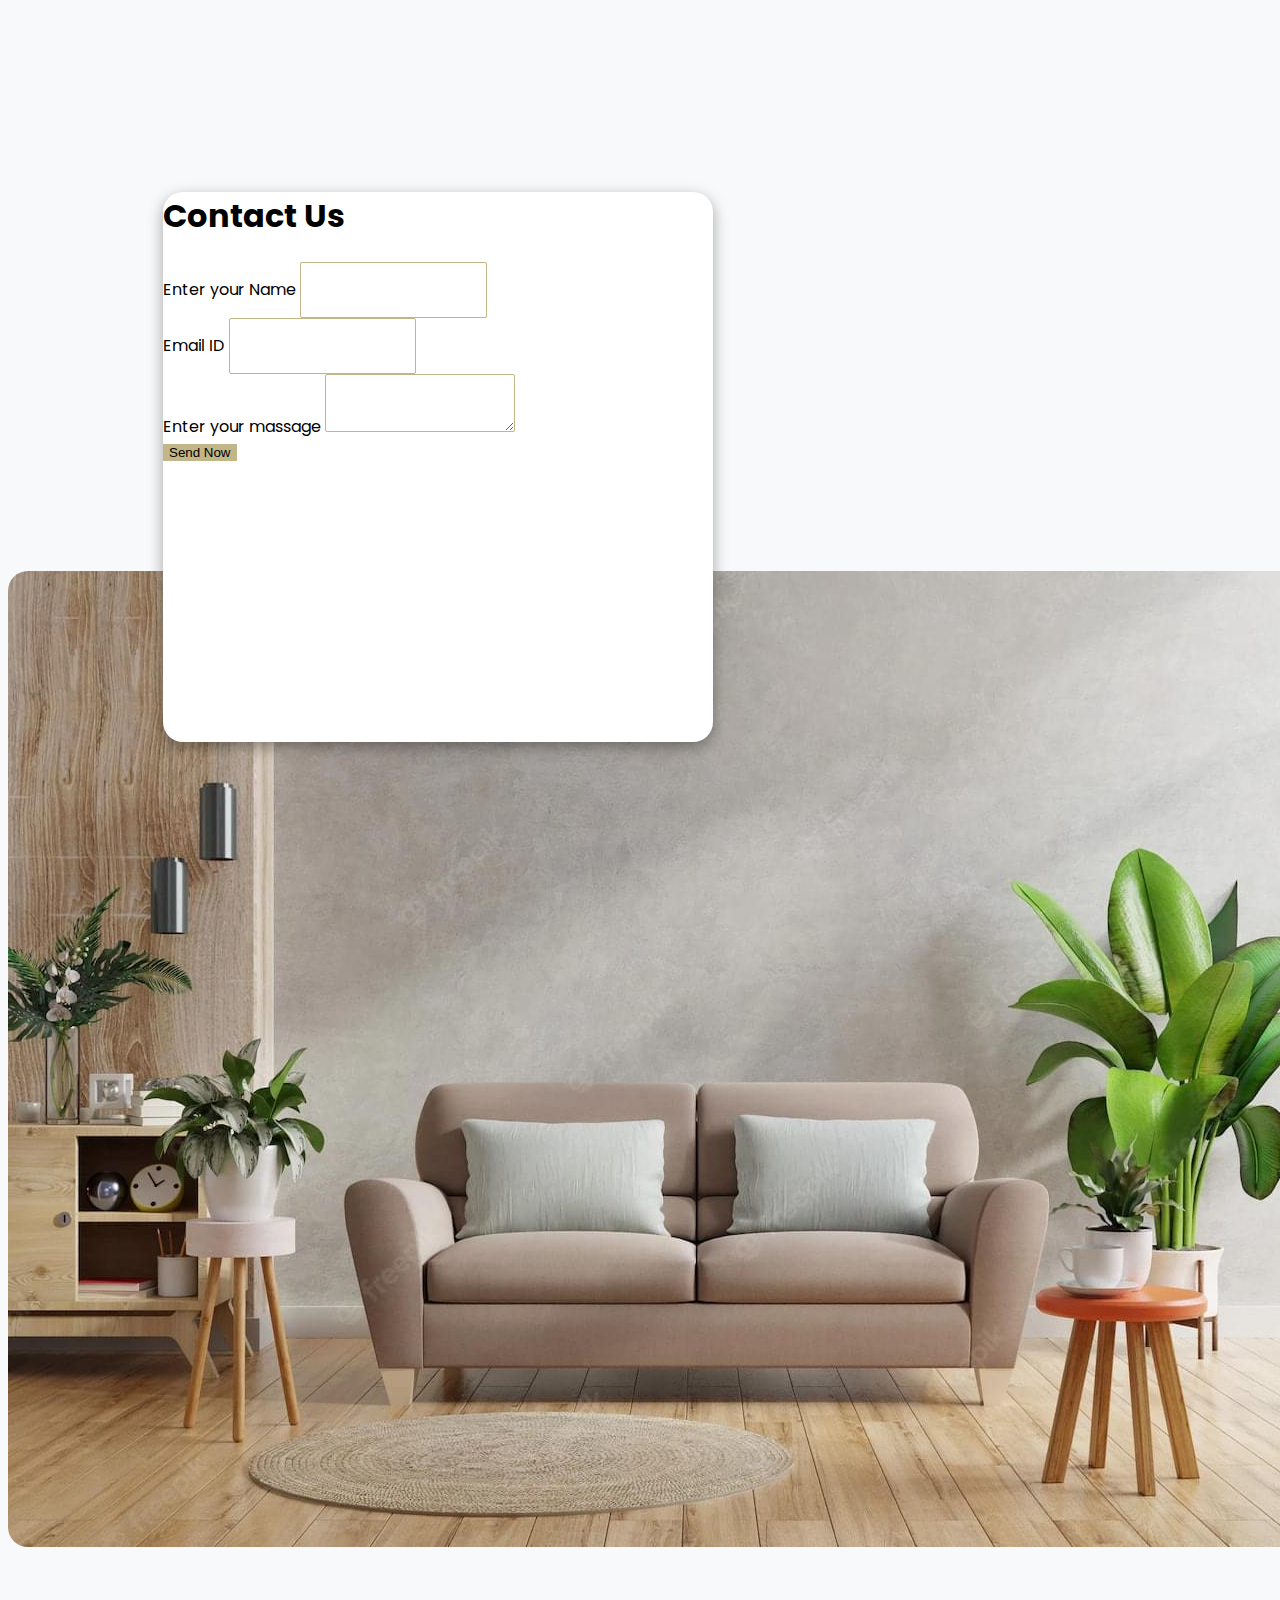
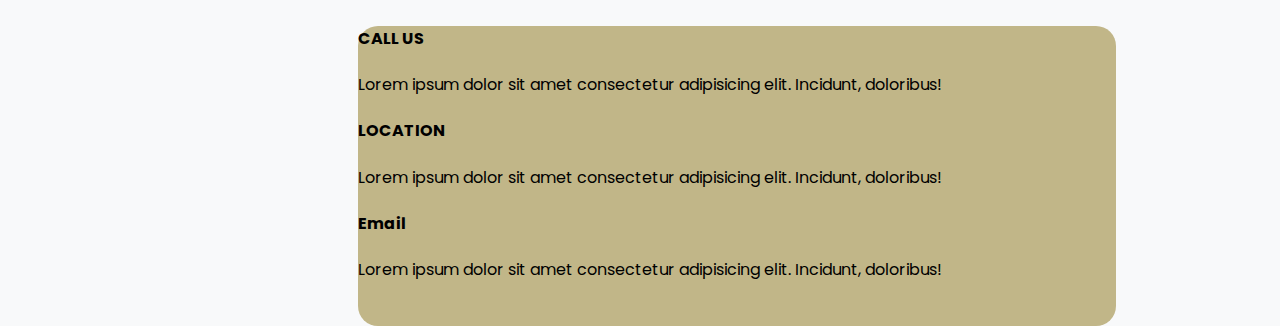
<file: atractivecontform/index.html>
<!doctype html>
<html lang="en">

<head>
    <!-- Required meta tags -->
    <meta charset="utf-8">
    <meta name="viewport" content="width=device-width, initial-scale=1">

    <!-- Bootstrap CSS -->
    <link href="https://cdn.jsdelivr.net/npm/bootstrap@5.0.2/dist/css/bootstrap.min.css" rel="stylesheet"
        integrity="sha384-EVSTQN3/azprG1Anm3QDgpJLIm9Nao0Yz1ztcQTwFspd3yD65VohhpuuCOmLASjC" crossorigin="anonymous">

    <title>Contact Us</title>
    <link href="./css/style.css" rel="stylesheet">
 
</head>

<body>
    <div class="bg-background"></div>
    <div class="container py-5">
        <div class="row py-5 g-3">

            <div class="col-md-6 first_col ">
                <h1 class="text-center mt-3">Contact Us</h1>
                <form class="p-4 mt-5">
                    <div class="mb-3">
                        <label for="exampleFormControlInput1" class="form-label">Enter your Name</label>
                        <input type="text" class="form-control" id="exampleFormControlInput1">
                    </div>
                    <div class="mb-3">
                        <label for="exampleFormControlInput1" class="form-label">Email ID</label>
                        <input type="text" class="form-control" id="exampleFormControlInput1">
                    </div>
                    <div class="mb-3">
                        <label for="exampleFormControlTextarea1" class="form-label">Enter your massage</label>
                        <textarea  type="text" class="form-control" id="exampleFormControlTextarea1" rows="3"></textarea>
                    </div>
                    <div class="mb-3">
                        <button class="btn btn-primary">Send Now</button>
                    </div>
                </form>
            </div>
            <div class="col-md-6 sec_col">
                <img src="./img/contact.jpg"
                    class="img-fluid">
            </div>
        </div>
        <div class="row-last">
            <div class="row row-cols-1 row-cols-md-3  p-3 text-white">
                <div class="col">
                    <h4>CALL US</h4>
                    <p>Lorem ipsum dolor sit amet consectetur adipisicing elit. Incidunt, doloribus!</p>
                </div>
                <div class="col">
                    <h4>LOCATION</h4>
                    <p>Lorem ipsum dolor sit amet consectetur adipisicing elit. Incidunt, doloribus!</p>
                </div>
                <div class="col">
                    <h4>Email</h4>
                    <p>Lorem ipsum dolor sit amet consectetur adipisicing elit. Incidunt, doloribus!</p>
                </div>
            </div>
        </div>
    </div>


    <!-- Option 1: Bootstrap Bundle with Popper -->
    <script src="https://cdn.jsdelivr.net/npm/bootstrap@5.0.2/dist/js/bootstrap.bundle.min.js"
        integrity="sha384-MrcW6ZMFYlzcLA8Nl+NtUVF0sA7MsXsP1UyJoMp4YLEuNSfAP+JcXn/tWtIaxVXM"
        crossorigin="anonymous"></script>
   
</body>

</html>
</file>
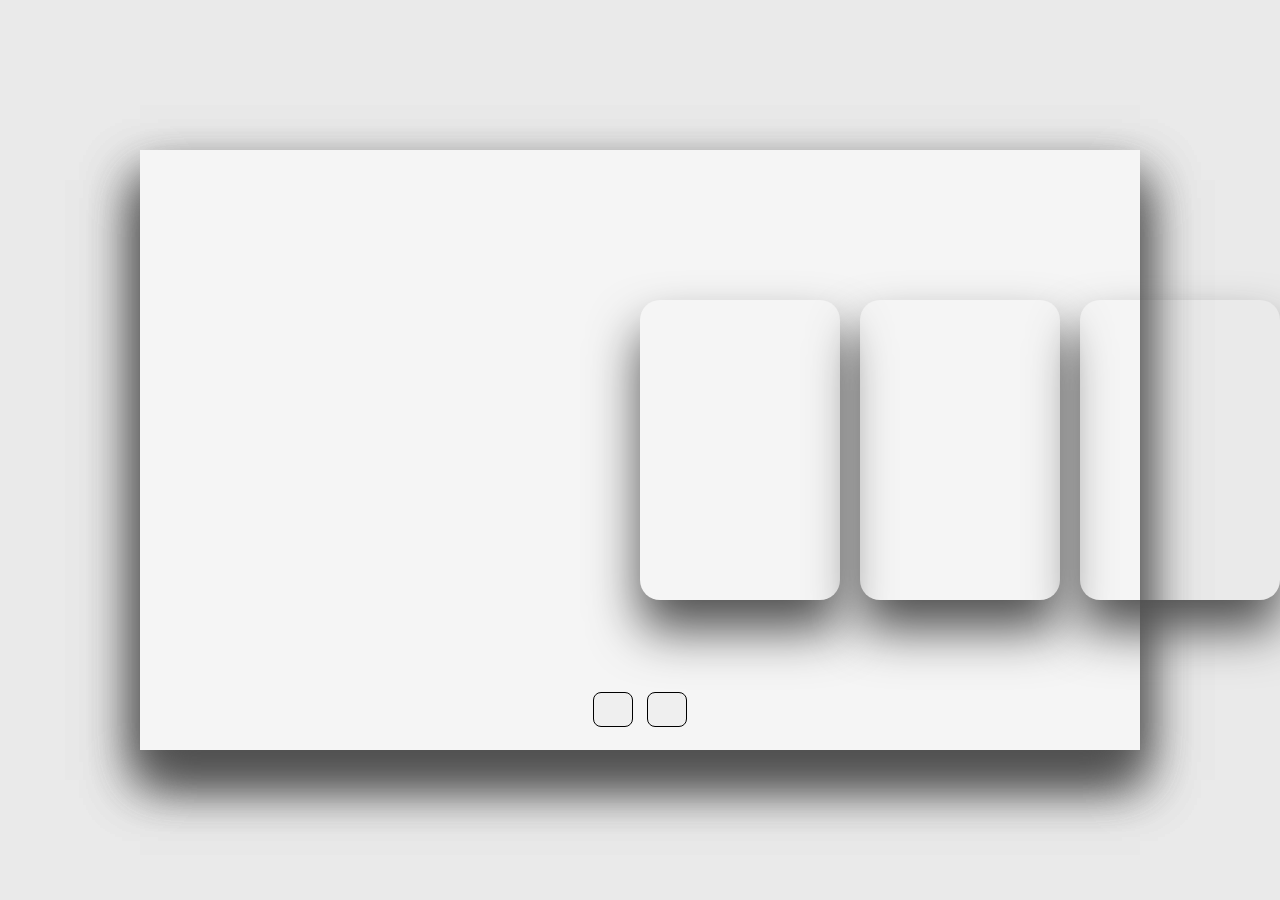
<file: CarouselImages/index.html>
<!DOCTYPE html>
<html lang="en">
<head>
    <meta charset="UTF-8">
    <meta name="viewport" content="width=device-width, initial-scale=1.0">
    <!--Font Awesome CDN-->
    <link rel="stylesheet" href="https://cdnjs.cloudflare.com/ajax/libs/font-awesome/6.4.0/css/all.min.css" integrity="sha512-iecdLmaskl7CVkqkXNQ/ZH/XLlvWZOJyj7Yy7tcenmpD1ypASozpmT/E0iPtmFIB46ZmdtAc9eNBvH0H/ZpiBw==" crossorigin="anonymous" referrerpolicy="no-referrer" />
    <!-- css script files  -->
    <style>
        *{
            margin: 0;
            padding: 0;
            box-sizing: border-box;
        }

        body{
            background: #eaeaea;
            overflow: hidden;
        }

        .container{
            position: absolute;
            top: 50%;
            left: 50%;
            transform: translate(-50%, -50%);
            width: 1000px;
            height: 600px;
            background: #f5f5f5;
            box-shadow: 0 30px 50px #dbdbdb;
        }

        .container .slide .item{
            width: 200px;
            height: 300px;
            position: absolute;
            top: 50%;
            transform: translate(0, -50%);
            border-radius: 20px;
            box-shadow: 0 30px 50px #505050;
            background-position: 50% 50%;
            background-size: cover;
            display: inline-block;
            transition: 0.5s;
        }

        .slide .item:nth-child(1),
        .slide .item:nth-child(2){
            top: 0;
            left: 0;
            transform: translate(0, 0);
            border-radius: 0;
            width: 100%;
            height: 100%;
        }

        .slide .item:nth-child(3){
            left: 50%;
        }
        .slide .item:nth-child(4){
            left: calc(50% + 220px);
        }
        .slide .item:nth-child(5){
            left: calc(50% + 440px);
        }

        /* here n = 0, 1, 2, 3,... */
        .slide .item:nth-child(n + 6){
            left: calc(50% + 660px);
            opacity: 0;
        }

        .item .content{
            position: absolute;
            top: 50%;
            left: 100px;
            width: 300px;
            text-align: left;
            color: #eee;
            transform: translate(0, -50%);
            font-family: system-ui;
            display: none;
        }

        .slide .item:nth-child(2) .content{
            display: block;
        }

        .content .name{
            font-size: 40px;
            text-transform: uppercase;
            font-weight: bold;
            opacity: 0;
            animation: animate 1s ease-in-out 1 forwards;
        }

        .content .des{
            margin-top: 10px;
            margin-bottom: 20px;
            opacity: 0;
            animation: animate 1s ease-in-out 0.3s 1 forwards;
        }

        .content button{
            padding: 10px 20px;
            border: none;
            cursor: pointer;
            opacity: 0;
            animation: animate 1s ease-in-out 0.6s 1 forwards;
        }

        @keyframes animate {
            from{
                opacity: 0;
                transform: translate(0, 100px);
                filter: blur(33px);
            }

            to{
                opacity: 1;
                transform: translate(0);
                filter: blur(0);
            }
        }

        .button{
            width: 100%;
            text-align: center;
            position: absolute;
            bottom: 20px;
        }

        .button button{
            width: 40px;
            height: 35px;
            border-radius: 8px;
            border: none;
            cursor: pointer;
            margin: 0 5px;
            border: 1px solid #000;
            transition: 0.3s;
        }

        .button button:hover{
            background: #ababab;
            color: #fff;
        }
    </style>
     
    <title>Carousel Images</title>
</head>
<body>
    
    <div class="container">

        <div class="slide">

            
            <div class="item" style="background-image: url(https://i.ibb.co/qCkd9jS/img1.jpg);">
                <div class="content">
                    <div class="name">Switzerland</div>
                    <div class="des">Lorem ipsum dolor, sit amet consectetur adipisicing elit. Ab, eum!</div>
                    <button>See More</button>
                </div>
            </div>
            <div class="item" style="background-image: url(https://i.ibb.co/jrRb11q/img2.jpg);">
                <div class="content">
                    <div class="name">Finland</div>
                    <div class="des">Lorem ipsum dolor, sit amet consectetur adipisicing elit. Ab, eum!</div>
                    <button>See More</button>
                </div>
            </div>
            <div class="item" style="background-image: url(https://i.ibb.co/NSwVv8D/img3.jpg);">
                <div class="content">
                    <div class="name">Iceland</div>
                    <div class="des">Lorem ipsum dolor, sit amet consectetur adipisicing elit. Ab, eum!</div>
                    <button>See More</button>
                </div>
            </div>
            <div class="item" style="background-image: url(https://i.ibb.co/Bq4Q0M8/img4.jpg);">
                <div class="content">
                    <div class="name">Australia</div>
                    <div class="des">Lorem ipsum dolor, sit amet consectetur adipisicing elit. Ab, eum!</div>
                    <button>See More</button>
                </div>
            </div>
            <div class="item" style="background-image: url(https://i.ibb.co/jTQfmTq/img5.jpg);">
                <div class="content">
                    <div class="name">Netherland</div>
                    <div class="des">Lorem ipsum dolor, sit amet consectetur adipisicing elit. Ab, eum!</div>
                    <button>See More</button>
                </div>
            </div>
            <div class="item" style="background-image: url(https://i.ibb.co/RNkk6L0/img6.jpg);">
                <div class="content">
                    <div class="name">Ireland</div>
                    <div class="des">Lorem ipsum dolor, sit amet consectetur adipisicing elit. Ab, eum!</div>
                    <button>See More</button>
                </div>
            </div>

        </div>

        <div class="button">
            <button class="prev"><i class="fa-solid fa-arrow-left"></i></button>
            <button class="next"><i class="fa-solid fa-arrow-right"></i></button>
        </div>

    </div>

    <!-- js script file  -->
    <script>
        let next = document.querySelector('.next');
        let prev = document.querySelector('.prev');

        next.addEventListener('click', function(){
            let items = document.querySelectorAll('.item');
            document.querySelector('.slide').appendChild(items[0]);
        });

        prev.addEventListener('click', function(){
            let items = document.querySelectorAll('.item');
            document.querySelector('.slide').prepend(items[items.length - 1]);
        });

        // Auto-scroll function
        function autoScroll() {
            next.click();
        }

        // Set interval to auto-scroll every 4 seconds (4000 milliseconds)
        setInterval(autoScroll, 4000);
    </script>
</body>
</html>
</file>
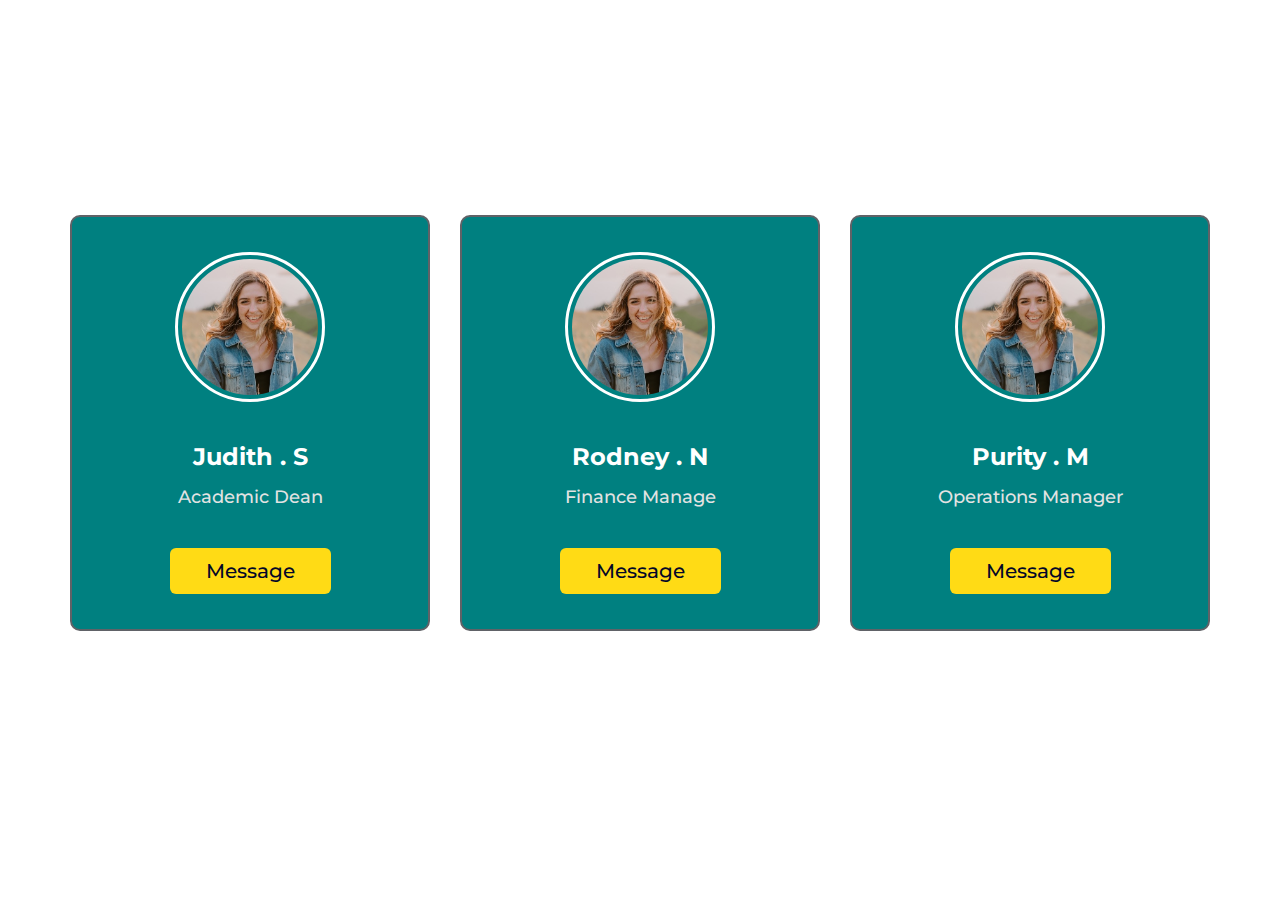
<file: Responsive Card Slider/index.html>
<!DOCTYPE html>
<!-- Coding By CodingNepal - www.codingnepalweb.com -->
<html lang="en">
<head>
  <meta charset="UTF-8">
  <meta name="viewport" content="width=device-width, initial-scale=1.0">
  <title>Card Slider HTML and CSS | CodingNepal</title>
  <!-- Linking SwiperJS CSS -->
  <link rel="stylesheet" href="https://cdn.jsdelivr.net/npm/swiper@11/swiper-bundle.min.css">
  <link rel="stylesheet" href="style.css">
  <style>
    /* Importing Google Font - Montserrat */
@import url('https://fonts.googleapis.com/css2?family=Montserrat:ital,wght@0,100..900;1,100..900&display=swap');

* {
  margin: 0;
  padding: 0;
  box-sizing: border-box;
  font-family: "Montserrat", sans-serif;
}

body {
  display: flex;
  align-items: center;
  justify-content: center;
  min-height: 100vh;
  /* background: url("images/bg.jpg") #030728 no-repeat center; */
  background: #fff;
}

.slider-wrapper {
  overflow: hidden;
  max-width: 1200px;
  margin: 0 70px 55px;
}

.card-list .card-item {
  height: auto;
  color: #fff;
  user-select: none;
  padding: 35px;
  display: flex;
  flex-direction: column;
  align-items: center;
  justify-content: center;
  border-radius: 10px;
  backdrop-filter: blur(30px);
  background: rgba(0,128,128);
  border: 2px solid #606267;
}

.card-list .card-item .user-image {
  width: 150px;
  height: 150px;
  border-radius: 50%;
  margin-bottom: 40px;
  border: 3px solid #fff;
  padding: 4px;
}

.card-list .card-item .user-profession {
  font-size: 1.15rem;
  color: #e3e3e3;
  font-weight: 500;
  margin: 14px 0 40px;
}

.card-list .card-item .message-button {
  font-size: 1.25rem;
  padding: 10px 35px;
  color: #030728;
  border-radius: 6px;
  font-weight: 500;
  cursor: pointer;
  background:  #ffdb15;
  border: 1px solid transparent;
  transition: 0.2s ease;
  text-decoration: none;
}

.card-list .card-item .message-button:hover {
  background: #666769  ;
  border: 1px solid #fff;
  color: #fff;
}

.slider-wrapper .swiper-pagination-bullet {
  background: #fff;
  height: 13px;
  width: 13px;
  opacity: 0.5;
}

.slider-wrapper .swiper-pagination-bullet-active {
  opacity: 1;
}

.slider-wrapper .swiper-slide-button {
  color: #fff;
  margin-top: -55px;
  transition: 0.2s ease;
}

.slider-wrapper .swiper-slide-button:hover {
  color: #4658ff;
}

@media (max-width: 768px) {
  .slider-wrapper {
    margin: 0 10px 40px;
  }

  .slider-wrapper .swiper-slide-button {
    display: none;
  }
}
  </style>
</head>
<body>
  <div class="container swiper">
    <div class="slider-wrapper">
      <div class="card-list swiper-wrapper">
        <div class="card-item swiper-slide">
          <img src="images/img-2.jpg" alt="Judith . S" class="user-image">
          <h2 class="user-name">Judith . S</h2>
          <p class="user-profession">Academic Dean</p>
          <a href="" class="message-button">Message</a>
        </div>

        <div class="card-item swiper-slide">
          <img src="images/img-2.jpg" alt="Rodney . N" class="user-image">
          <h2 class="user-name">Rodney . N</h2>
          <p class="user-profession">Finance  Manage</p>
          <a href="" class="message-button">Message</a>
        </div>

        <div class="card-item swiper-slide">
          <img src="images/img-2.jpg" alt="Purity . M" class="user-image">
          <h2 class="user-name">Purity . M</h2>
          <p class="user-profession">Operations Manager</p>
          <a href="" class="message-button">Message</a>
        </div>

        <div class="card-item swiper-slide">
          <img src="images/img-3.jpg" alt="Amose . K" class="user-image">
          <h2 class="user-name">Amose . K</h2>
          <p class="user-profession">Care360 Nairobi</p>
          <a href="" class="message-button">Message</a>
        </div>

        <div class="card-item swiper-slide">
          <img src="images/img-4.jpg" alt="Faith . M" class="user-image">
          <h2 class="user-name">Faith . M</h2>
          <p class="user-profession">Head of TechSkills 360</p>
          <a href="" class="message-button">Message</a>
        </div>

        <div class="card-item swiper-slide">
          <img src="images/img-5.jpg" alt="Annah . K" class="user-image">
          <h2 class="user-name">Annah . K</h2>
          <p class="user-profession">Care360 Mombasa</p>
          <a href="" class="message-button">Message</a>
        </div>

        <div class="card-item swiper-slide">
          <img src="images/img-6.jpg" alt="Angeline . K" class="user-image">
          <h2 class="user-name">Angeline . K</h2>
          <p class="user-profession">Care360 Eldoret</p>
          <a href="" class="message-button">Message</a>
        </div>

        <div class="card-item swiper-slide">
          <img src="images/img-6.jpg" alt="Beatrice . M" class="user-image">
          <h2 class="user-name">Beatrice . M</h2>
          <p class="user-profession">Care360 Nakuru</p>
          <a href="" class="message-button">Message</a>
        </div>
      </div>

      <div class="swiper-pagination"></div>
      <div class="swiper-slide-button swiper-button-prev"></div>
      <div class="swiper-slide-button swiper-button-next"></div>
    </div>
  </div>

  <!-- Linking SwiperJS script -->
  <script src="https://cdn.jsdelivr.net/npm/swiper@11/swiper-bundle.min.js"></script>

  <!-- Linking custom script -->
  <script>
    const swiper = new Swiper('.slider-wrapper', {
  loop: true,
  grabCursor: true,
  spaceBetween: 30,

  // Pagination bullets
  pagination: {
    el: '.swiper-pagination',
    clickable: true,
    dynamicBullets: true
  },

  // Navigation arrows
  navigation: {
    nextEl: '.swiper-button-next',
    prevEl: '.swiper-button-prev',
  },

  // Responsive breakpoints
  breakpoints: {
    0: {
      slidesPerView: 1
    },
    768: {
      slidesPerView: 2
    },
    1024: {
      slidesPerView: 3
    }
  }
});
  </script>
</body>
</html>
</file>
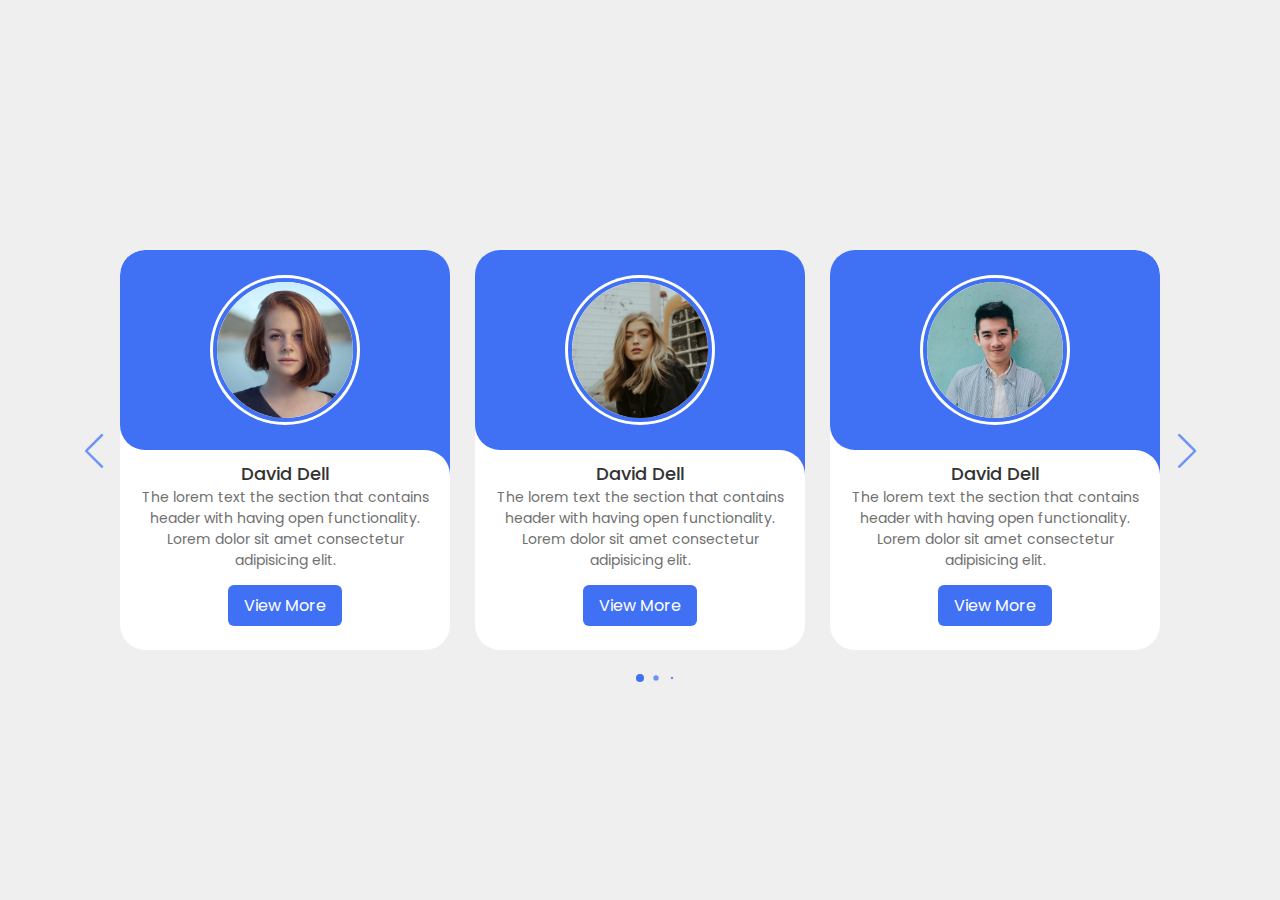
<file: Responsive-Card-Slider2/index.html>
<!DOCTYPE html>
<!-- Coding by CodingLab | www.codinglabweb.com -->
<html lang="en">

<head>
  <meta charset="UTF-8">
  <meta http-equiv="X-UA-Compatible" content="IE=edge">
  <meta name="viewport" content="width=device-width, initial-scale=1.0">
  <title>Responsive Card Slider</title>

  <!-- Swiper CSS -->
  <link rel="stylesheet" href="https://cdn.jsdelivr.net/npm/swiper@11/swiper-bundle.min.css">

  <!-- CSS -->
  <link rel="stylesheet" href="style.css">

</head>

<body>
  <div class="slide-container swiper">
    <div class="slide-content">
      <div class="card-wrapper swiper-wrapper">
        <div class="card swiper-slide">
          <div class="image-content">
            <span class="overlay"></span>

            <div class="card-image">
              <img src="images/profile1.jpg" alt="" class="card-img">
            </div>
          </div>

          <div class="card-content">
            <h2 class="name">David Dell</h2>
            <p class="description">The lorem text the section that contains header with having open functionality. Lorem
              dolor sit amet consectetur adipisicing elit.</p>

            <button class="button">View More</button>
          </div>
        </div>
        <div class="card swiper-slide">
          <div class="image-content">
            <span class="overlay"></span>

            <div class="card-image">
              <img src="images/profile2.jpg" alt="" class="card-img">
            </div>
          </div>

          <div class="card-content">
            <h2 class="name">David Dell</h2>
            <p class="description">The lorem text the section that contains header with having open functionality. Lorem
              dolor sit amet consectetur adipisicing elit.</p>

            <button class="button">View More</button>
          </div>
        </div>
        <div class="card swiper-slide">
          <div class="image-content">
            <span class="overlay"></span>

            <div class="card-image">
              <img src="images/profile3.jpg" alt="" class="card-img">
            </div>
          </div>

          <div class="card-content">
            <h2 class="name">David Dell</h2>
            <p class="description">The lorem text the section that contains header with having open functionality. Lorem
              dolor sit amet consectetur adipisicing elit.</p>

            <button class="button">View More</button>
          </div>
        </div>
        <div class="card swiper-slide">
          <div class="image-content">
            <span class="overlay"></span>

            <div class="card-image">
              <img src="images/profile4.jpg" alt="" class="card-img">
            </div>
          </div>

          <div class="card-content">
            <h2 class="name">David Dell</h2>
            <p class="description">The lorem text the section that contains header with having open functionality. Lorem
              dolor sit amet consectetur adipisicing elit.</p>

            <button class="button">View More</button>
          </div>
        </div>
        <div class="card swiper-slide">
          <div class="image-content">
            <span class="overlay"></span>

            <div class="card-image">
              <img src="images/profile5.jpg" alt="" class="card-img">
            </div>
          </div>

          <div class="card-content">
            <h2 class="name">David Dell</h2>
            <p class="description">The lorem text the section that contains header with having open functionality. Lorem
              dolor sit amet consectetur adipisicing elit.</p>

            <button class="button">View More</button>
          </div>
        </div>
        <div class="card swiper-slide">
          <div class="image-content">
            <span class="overlay"></span>

            <div class="card-image">
              <img src="images/profile6.jpg" alt="" class="card-img">
            </div>
          </div>

          <div class="card-content">
            <h2 class="name">David Dell</h2>
            <p class="description">The lorem text the section that contains header with having open functionality. Lorem
              dolor sit amet consectetur adipisicing elit.</p>

            <button class="button">View More</button>
          </div>
        </div>
        <div class="card swiper-slide">
          <div class="image-content">
            <span class="overlay"></span>

            <div class="card-image">
              <img src="images/profile7.jpg" alt="" class="card-img">
            </div>
          </div>

          <div class="card-content">
            <h2 class="name">David Dell</h2>
            <p class="description">The lorem text the section that contains header with having open functionality. Lorem
              dolor sit amet consectetur adipisicing elit.</p>

            <button class="button">View More</button>
          </div>
        </div>
        <div class="card swiper-slide">
          <div class="image-content">
            <span class="overlay"></span>

            <div class="card-image">
              <img src="images/profile8.jpg" alt="" class="card-img">
            </div>
          </div>

          <div class="card-content">
            <h2 class="name">David Dell</h2>
            <p class="description">The lorem text the section that contains header with having open functionality. Lorem
              dolor sit amet consectetur adipisicing elit.</p>

            <button class="button">View More</button>
          </div>
        </div>
        <div class="card swiper-slide">
          <div class="image-content">
            <span class="overlay"></span>

            <div class="card-image">
              <img src="images/profile9.jpg" alt="" class="card-img">
            </div>
          </div>

          <div class="card-content">
            <h2 class="name">David Dell</h2>
            <p class="description">The lorem text the section that contains header with having open functionality. Lorem
              dolor sit amet consectetur adipisicing elit.</p>

            <button class="button">View More</button>
          </div>
        </div>
      </div>
    </div>

    <div class="swiper-button-next swiper-navBtn"></div>
    <div class="swiper-button-prev swiper-navBtn"></div>
    <div class="swiper-pagination"></div>
  </div>

</body>

<!-- Swiper JS -->
<script src="https://cdn.jsdelivr.net/npm/swiper@11/swiper-bundle.min.js"></script>

<!-- JavaScript -->
<script src="script.js"></script>

</html>
</file>
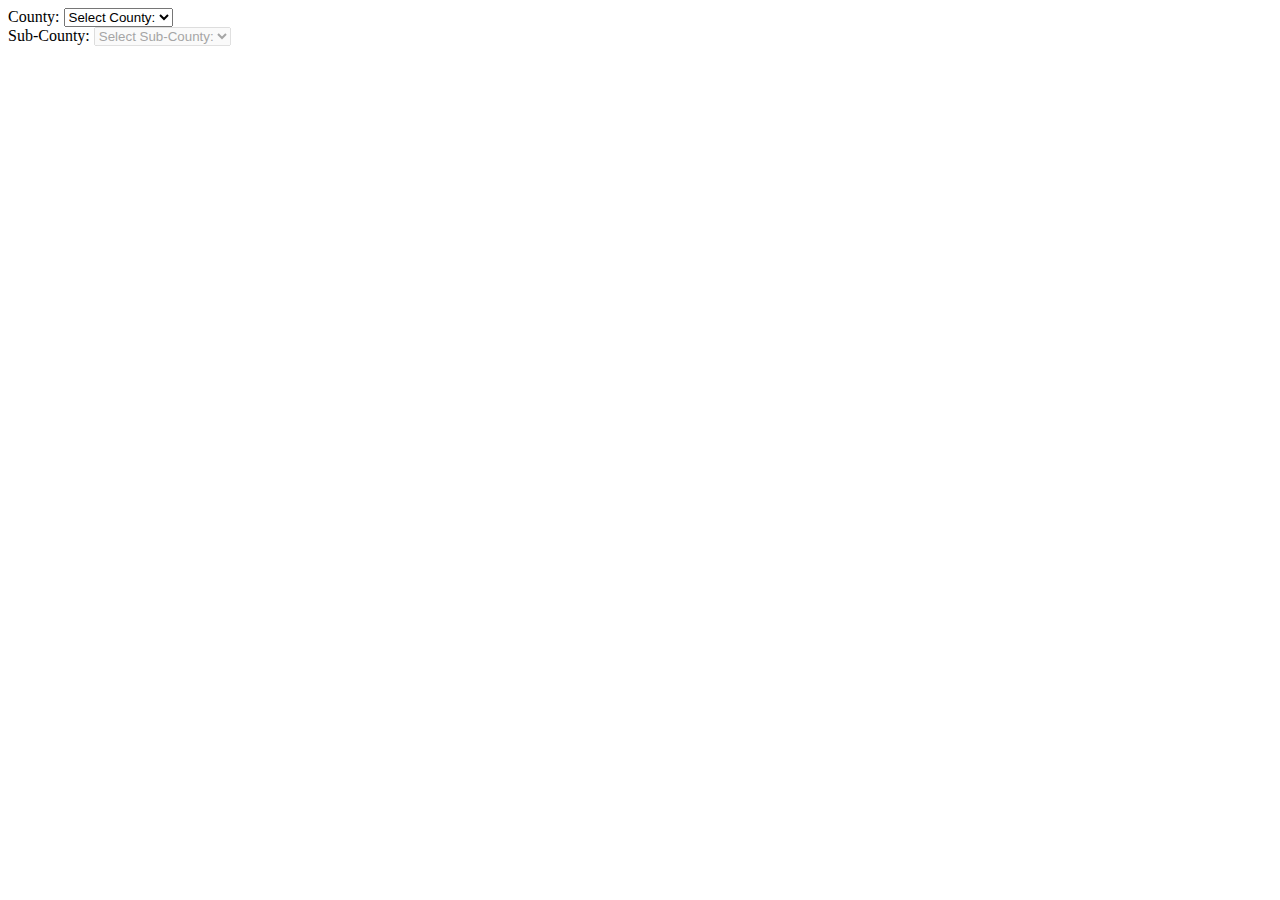
<file: Responsive Card Slider/Counties/counties.html>
<!DOCTYPE html>
<html lang="en">
<head>
  <meta charset="UTF-8">
  <meta name="viewport" content="width=device-width, initial-scale=1.0">
  <title>County and Sub-County Selector</title>
</head>
<body>
  <div class="input-field">
    <label for="county">County:</label>
    <select id="county" aria-label="County select example">
      <option value="">Select County:</option>
      <option value="county1">Nairobi</option>
      <option value="county2">Nandi</option>
      <option value="county3">Kericho</option>
    </select>
  </div>

  <div class="input-field ">
    <label for="subCounty">Sub-County:</label>
    <select id="subCounty" aria-label="Sub-County select example" disabled>
      <option value="">Select Sub-County:</option>
    </select>
  </div>

  <script>
    const countySubCountyMap = {
      county1: ['Kiambu', 'Juja'],
      county2: ['Nandi Hills', 'Tinderet'],
      county3: ['Kanoi', 'Ainamoi']
    };

    const countySelect = document.getElementById('county');
    const subCountySelect = document.getElementById('subCounty');

    countySelect.addEventListener('change', function() {
      const selectedCounty = this.value;

      // Clear previous options
      subCountySelect.innerHTML = '<option value="">Select Sub-County:</option>';

      if (selectedCounty && countySubCountyMap[selectedCounty]) {
        // Enable and populate sub-county select
        subCountySelect.disabled = false;
        countySubCountyMap[selectedCounty].forEach(subCounty => {
          const option = document.createElement('option');
          option.value = subCounty;
          option.textContent = subCounty;
          subCountySelect.appendChild(option);
        });
      } else {
        // Disable sub-county select if no county is selected
        subCountySelect.disabled = true;
      }
    });
  </script>
</body>
</html>
</file>
<file: atractivecontform/css/style.css>
@import url('https://fonts.googleapis.com/css2?family=Poppins:wght@600&display=swap');
body{
    font-family: 'Poppins', sans-serif;
    background-color: #f8f9fa ;
}

.first_col {
    background-color: white;
    height: 550px;
    box-shadow: rgba(0, 0, 0, 0.35) 0px 5px 15px;
    position: relative;
    width: 550px;
    left: 155px;
    top: 171px;
    border-radius: 20px;
}

.img-fluid {
    border-radius: 20px;
}

.row-last {
    width: 60% !important;
    position: relative !important;
    left: 350px;
    top: 50px;
    height: 200px;
    padding-bottom: 100px !important;
    background-color: #c1b688;
    border-radius: 20px;

}

.btn-primary {
    background-color: #c1b688;
    border: #c1b688;

}

.btn-primary:hover {
    background-color: black !important;
}

.form-control {
    height: 52px;
    background: #fff;
    font-size: 14px;
    border-radius: 2px;
    -webkit-box-shadow: none !important;
    box-shadow: none !important;
    border: 1px solid #c1b688;
}
.form-control[type=text]:focus {
border: 2px solid #555;
}
@media only screen and (max-width: 600px) {
    .first_col {
        position: initial;
        left: 0 !important;
    }

    .sec_col {
        order: 1 !important;
    }

    .row-last {
        left: 0 !important;
        width: 100% !important;
        height: 500px !important;
        top: 0 !important;
    }
}
</file>
<file: Responsive Card Slider/style.css>
/* Importing Google Font - Montserrat
@import url('https://fonts.googleapis.com/css2?family=Montserrat:ital,wght@0,100..900;1,100..900&display=swap');

* {
  margin: 0;
  padding: 0;
  box-sizing: border-box;
  font-family: "Montserrat", sans-serif;
}

body {
  display: flex;
  align-items: center;
  justify-content: center;
  min-height: 100vh;
  background: url("images/bg.jpg") #030728 no-repeat center;
}

.slider-wrapper {
  overflow: hidden;
  max-width: 1200px;
  margin: 0 70px 55px;
}

.card-list .card-item {
  height: auto;
  color: #fff;
  user-select: none;
  padding: 35px;
  display: flex;
  flex-direction: column;
  align-items: center;
  justify-content: center;
  border-radius: 10px;
  backdrop-filter: blur(30px);
  background: rgba(255, 255, 255, 0.2);
  border: 1px solid rgba(255, 255, 255, 0.5);
}

.card-list .card-item .user-image {
  width: 150px;
  height: 150px;
  border-radius: 50%;
  margin-bottom: 40px;
  border: 3px solid #fff;
  padding: 4px;
}

.card-list .card-item .user-profession {
  font-size: 1.15rem;
  color: #e3e3e3;
  font-weight: 500;
  margin: 14px 0 40px;
}

.card-list .card-item .message-button {
  font-size: 1.25rem;
  padding: 10px 35px;
  color: #030728;
  border-radius: 6px;
  font-weight: 500;
  cursor: pointer;
  background: #fff;
  border: 1px solid transparent;
  transition: 0.2s ease;
}

.card-list .card-item .message-button:hover {
  background: rgba(255, 255, 255, 0.1);
  border: 1px solid #fff;
  color: #fff;
}

.slider-wrapper .swiper-pagination-bullet {
  background: #fff;
  height: 13px;
  width: 13px;
  opacity: 0.5;
}

.slider-wrapper .swiper-pagination-bullet-active {
  opacity: 1;
}

.slider-wrapper .swiper-slide-button {
  color: #fff;
  margin-top: -55px;
  transition: 0.2s ease;
}

.slider-wrapper .swiper-slide-button:hover {
  color: #4658ff;
}

@media (max-width: 768px) {
  .slider-wrapper {
    margin: 0 10px 40px;
  }

  .slider-wrapper .swiper-slide-button {
    display: none;
  }
} */
</file>
<file: Responsive-Card-Slider2/style.css>
/* Google Fonts - Poppins */
@import url('https://fonts.googleapis.com/css2?family=Poppins:wght@300;400;500;600&display=swap');

* {
  margin: 0;
  padding: 0;
  box-sizing: border-box;
  font-family: 'Poppins', sans-serif;
}

body {
  min-height: 100vh;
  display: flex;
  align-items: center;
  justify-content: center;
  background-color: #EFEFEF;
}

.slide-container {
  max-width: 1120px;
  width: 100%;
  padding: 40px 0;
}

.slide-content {
  margin: 0 40px;
  overflow: hidden;
  border-radius: 25px;
}

.card {
  border-radius: 25px;
  background-color: #FFF;
}

.image-content,
.card-content {
  display: flex;
  flex-direction: column;
  align-items: center;
  padding: 10px 14px;
}

.image-content {
  position: relative;
  row-gap: 5px;
  padding: 25px 0;
}

.overlay {
  position: absolute;
  left: 0;
  top: 0;
  height: 100%;
  width: 100%;
  background-color: #4070F4;
  border-radius: 25px 25px 0 25px;
}

.overlay::before,
.overlay::after {
  content: '';
  position: absolute;
  right: 0;
  bottom: -40px;
  height: 40px;
  width: 40px;
  background-color: #4070F4;
}

.overlay::after {
  border-radius: 0 25px 0 0;
  background-color: #FFF;
}

.card-image {
  position: relative;
  height: 150px;
  width: 150px;
  border-radius: 50%;
  background: #FFF;
  padding: 3px;
}

.card-image .card-img {
  height: 100%;
  width: 100%;
  object-fit: cover;
  border-radius: 50%;
  border: 4px solid #4070F4;
}

.name {
  font-size: 18px;
  font-weight: 500;
  color: #333;
}

.description {
  font-size: 14px;
  color: #707070;
  text-align: center;
}

.button {
  border: none;
  font-size: 16px;
  color: #FFF;
  padding: 8px 16px;
  background-color: #4070F4;
  border-radius: 6px;
  margin: 14px;
  cursor: pointer;
  transition: all 0.3s ease;
}

.button:hover {
  background: #265DF2;
}

.swiper-navBtn {
  color: #6E93f7;
  transition: color 0.3s ease;
}

.swiper-navBtn:hover {
  color: #4070F4;
}

.swiper-navBtn::before,
.swiper-navBtn::after {
  font-size: 35px;
}

.swiper-button-next {
  right: 0;
}

.swiper-button-prev {
  left: 0;
}

.swiper-pagination-bullet {
  background-color: #6E93f7;
  opacity: 1;
}

.swiper-pagination-bullet-active {
  background-color: #4070F4;
}

@media screen and (max-width: 768px) {
  .slide-content {
    margin: 0 10px;
  }

  .swiper-navBtn {
    display: none;
  }
}
</file>
